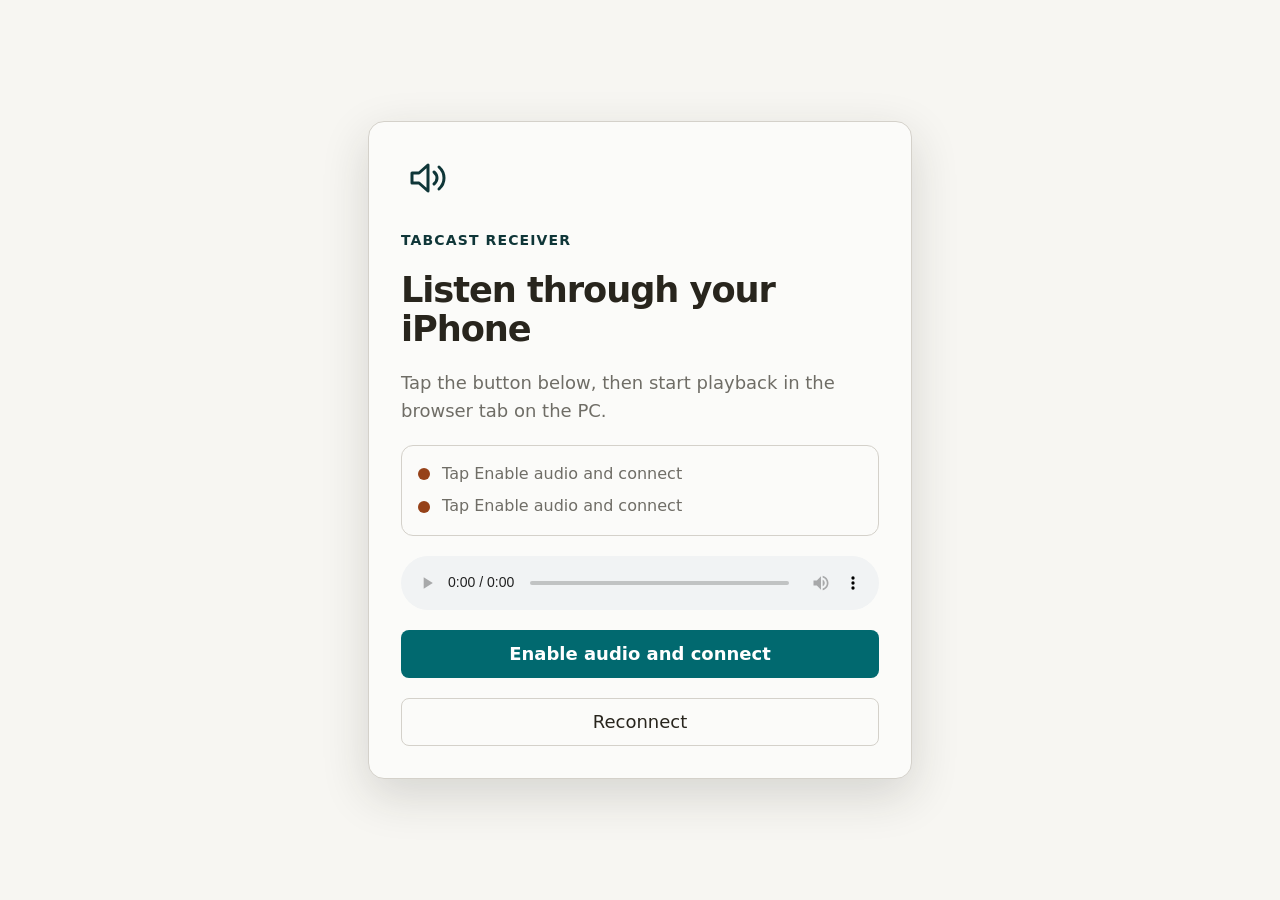
<file: index.html>
<!doctype html>
<html lang="en">
  <head>
    <meta charset="utf-8" />
    <meta name="viewport" content="width=device-width, initial-scale=1" />
    <title>TabCast Receiver</title>
    <meta name="description" content="Receive browser tab audio from TabCast on your iPhone." />
    <link rel="stylesheet" href="./style.css" />
  </head>
  <body>
    <main class="shell">
      <section class="card" aria-labelledby="title">
        <div class="mark" aria-hidden="true">
          <svg viewBox="0 0 48 48" fill="none">
            <path d="M11 29V19h7l9-8v26l-9-8h-7Z" stroke="currentColor" stroke-width="3" stroke-linejoin="round" />
            <path d="M33 18c2 1.7 3 3.7 3 6s-1 4.3-3 6" stroke="currentColor" stroke-width="3" stroke-linecap="round" />
            <path d="M38 13c3.4 3.1 5 6.7 5 11s-1.6 7.9-5 11" stroke="currentColor" stroke-width="3" stroke-linecap="round" />
          </svg>
        </div>
        <p class="eyebrow">TabCast receiver</p>
        <h1 id="title">Listen through your iPhone</h1>
        <p class="lede">Tap the button below, then start playback in the browser tab on the PC.</p>
        <div class="status-stack" aria-live="polite">
          <div class="status-row"><span class="dot" id="signalDot"></span><span id="signalStatus">Waiting for room...</span></div>
          <div class="status-row"><span class="dot" id="streamDot"></span><span id="streamStatus">No audio yet</span></div>
        </div>
        <audio id="remoteAudio" controls playsinline></audio>
        <button id="enableAudio" class="primary" type="button">Enable audio and connect</button>
        <button id="reconnect" class="secondary" type="button">Reconnect</button>
      </section>
    </main>
    <script src="./peerjs.min.js"></script>
    <script src="./receiver.js"></script>
  </body>
</html>
</file>
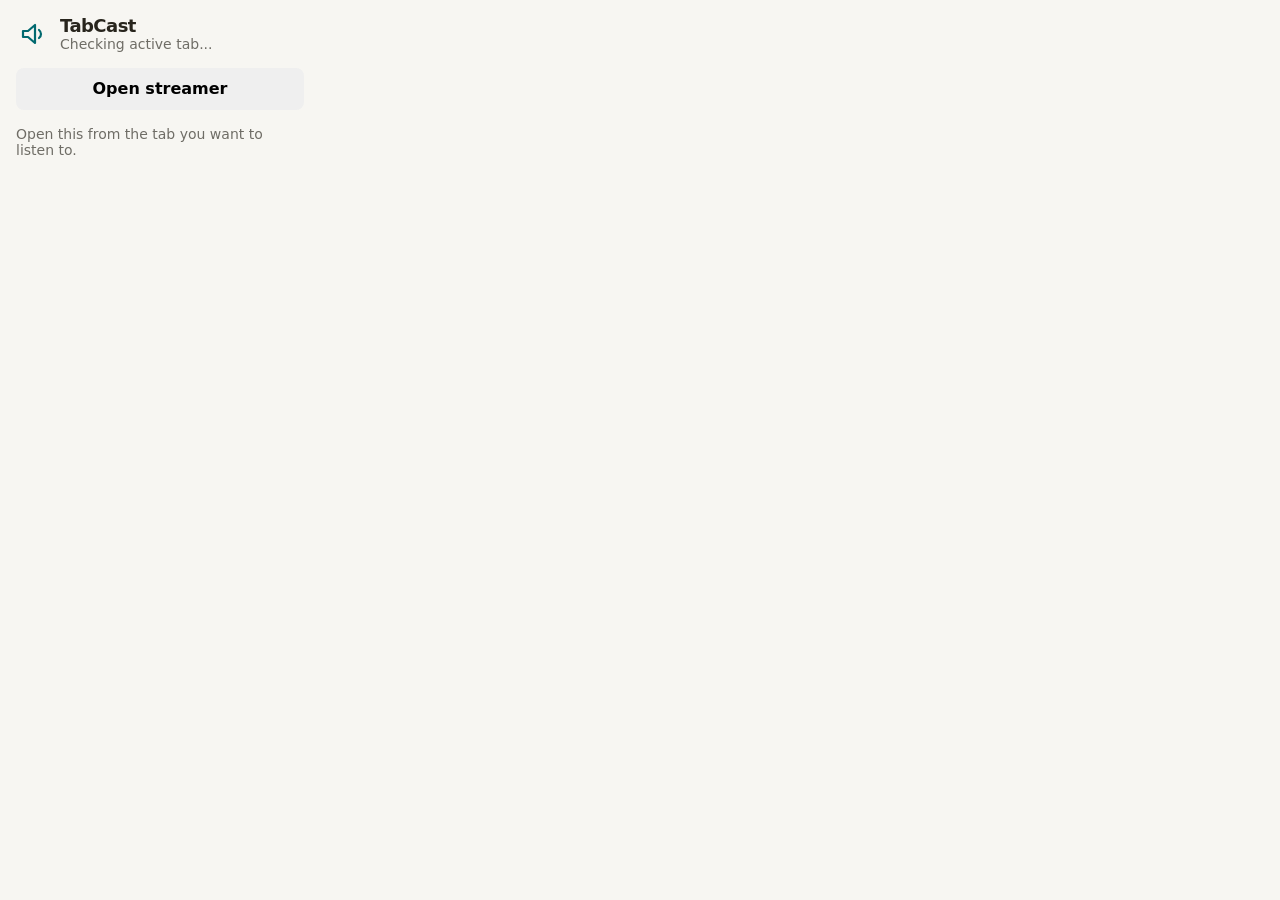
<file: tabcast-web-complete/tabcast-peerjs/extension/popup.html>
<!doctype html>
<html lang="en">
  <head>
    <meta charset="utf-8" />
    <meta name="viewport" content="width=device-width, initial-scale=1" />
    <title>TabCast</title>
    <link rel="stylesheet" href="./styles.css" />
  </head>
  <body class="popup">
    <main>
      <div class="brand">
        <svg viewBox="0 0 32 32" fill="none" aria-hidden="true">
          <path d="M7 19v-6h5l7-6v18l-7-6H7Z" stroke="currentColor" stroke-width="2.2" stroke-linejoin="round" />
          <path d="M23 12c1.4 1.1 2 2.4 2 4s-.6 2.9-2 4" stroke="currentColor" stroke-width="2.2" stroke-linecap="round" />
        </svg>
        <div>
          <h1>TabCast</h1>
          <p id="tabTitle">Checking active tab...</p>
        </div>
      </div>
      <button id="openStreamer" type="button">Open streamer</button>
      <p class="hint">Open this from the tab you want to listen to.</p>
    </main>
    <script src="./popup.js"></script>
  </body>
</html>
</file>
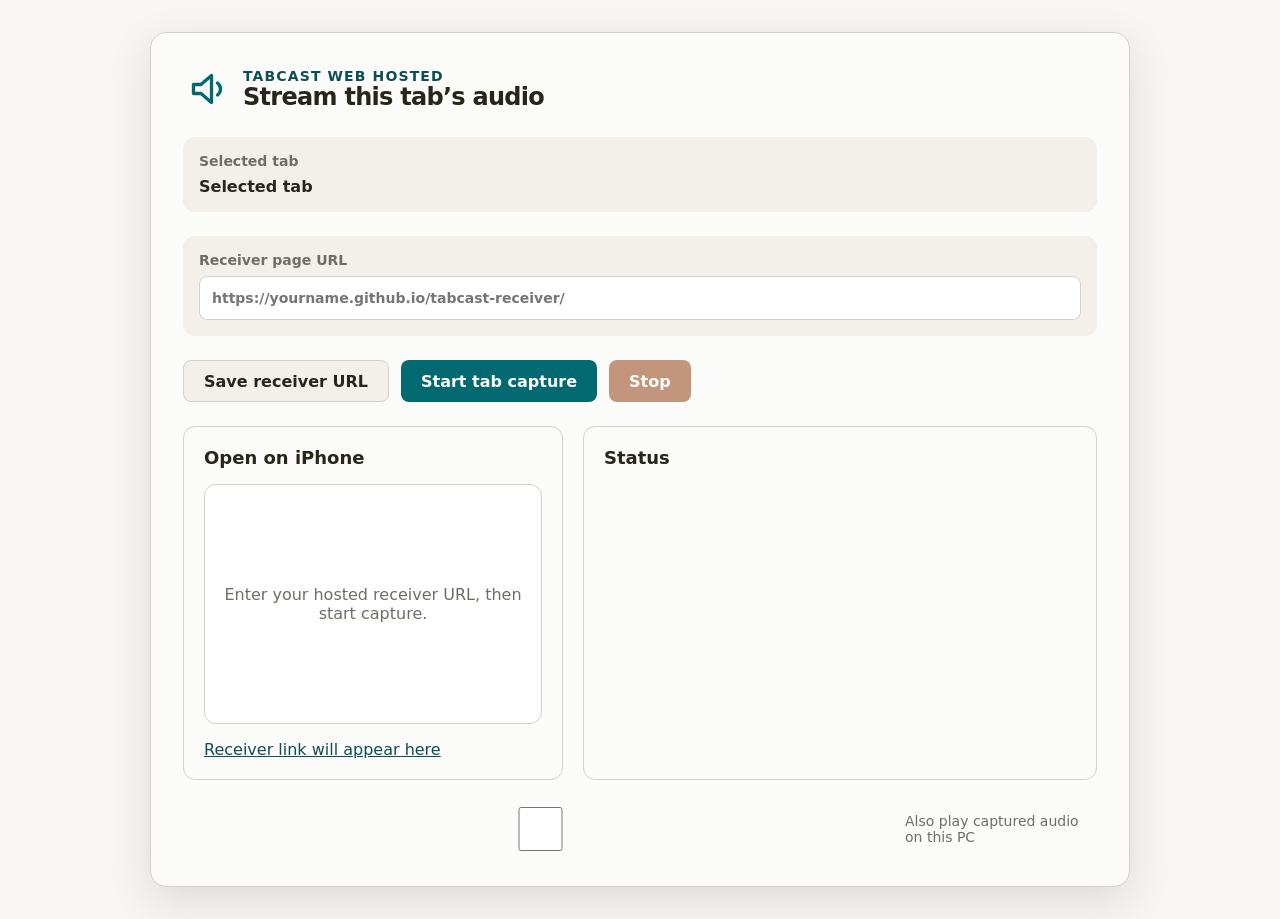
<file: tabcast-web-complete/tabcast-peerjs/extension/sender.html>
<!doctype html>
<html lang="en">
  <head>
    <meta charset="utf-8" />
    <meta name="viewport" content="width=device-width, initial-scale=1" />
    <title>TabCast Streamer</title>
    <link rel="stylesheet" href="./styles.css" />
  </head>
  <body>
    <main class="sender-shell">
      <section class="panel" aria-labelledby="title">
        <div class="brand large">
          <svg viewBox="0 0 32 32" fill="none" aria-hidden="true">
            <path d="M7 19v-6h5l7-6v18l-7-6H7Z" stroke="currentColor" stroke-width="2.2" stroke-linejoin="round" />
            <path d="M23 12c1.4 1.1 2 2.4 2 4s-.6 2.9-2 4" stroke="currentColor" stroke-width="2.2" stroke-linecap="round" />
          </svg>
          <div>
            <p class="eyebrow">TabCast web hosted</p>
            <h1 id="title">Stream this tab’s audio</h1>
          </div>
        </div>

        <div class="selected-tab">
          <span>Selected tab</span>
          <strong id="selectedTabTitle">Loading...</strong>
        </div>

        <label class="field">
          Receiver page URL
          <input id="receiverBase" type="url" placeholder="https://yourname.github.io/tabcast-receiver/" />
        </label>

        <div class="actions">
          <button id="saveReceiver" type="button" class="secondary">Save receiver URL</button>
          <button id="startCapture" type="button" class="primary">Start tab capture</button>
          <button id="stopCapture" type="button" class="danger" disabled>Stop</button>
        </div>

        <div class="grid">
          <section class="card" aria-labelledby="phone-title">
            <h2 id="phone-title">Open on iPhone</h2>
            <div id="qrWrap" class="qr-empty">Enter your hosted receiver URL, then start capture.</div>
            <a id="receiverLink" href="#" target="_blank" rel="noopener noreferrer">Receiver link will appear here</a>
          </section>

          <section class="card" aria-labelledby="status-title">
            <h2 id="status-title">Status</h2>
            <ol id="statusLog" class="status-log" aria-live="polite"></ol>
          </section>
        </div>

        <label class="monitor">
          <input id="monitorPc" type="checkbox" />
          Also play captured audio on this PC
        </label>
      </section>
    </main>
    <script src="./peerjs.min.js"></script>
    <script src="./qrcode.js"></script>
    <script src="./sender.js"></script>
  </body>
</html>
</file>
<file: style.css>
:root {
  --text-xs: clamp(0.75rem, 0.7rem + 0.25vw, 0.875rem);
  --text-sm: clamp(0.875rem, 0.8rem + 0.35vw, 1rem);
  --text-base: clamp(1rem, 0.95rem + 0.25vw, 1.125rem);
  --text-xl: clamp(1.5rem, 1.2rem + 1.25vw, 2.25rem);
  --space-2: 0.5rem;
  --space-3: 0.75rem;
  --space-4: 1rem;
  --space-5: 1.25rem;
  --space-6: 1.5rem;
  --space-8: 2rem;
  --radius-md: 0.5rem;
  --radius-lg: 0.75rem;
  --radius-xl: 1rem;
  --bg: #f7f6f2;
  --surface: #fbfbf9;
  --text: #28251d;
  --muted: #6f6d66;
  --border: #d4d1ca;
  --primary: #01696f;
  --primary-dark: #0f3638;
  --success: #437a22;
  --warning: #964219;
}

*,
*::before,
*::after {
  box-sizing: border-box;
  margin: 0;
  padding: 0;
}

body {
  min-height: 100dvh;
  font-family: "Segoe UI", system-ui, sans-serif;
  font-size: var(--text-base);
  color: var(--text);
  background: var(--bg);
  line-height: 1.55;
}

button {
  min-height: 48px;
  border: 0;
  border-radius: var(--radius-md);
  cursor: pointer;
  font: inherit;
}

.shell {
  min-height: 100dvh;
  display: grid;
  place-items: center;
  padding: var(--space-6);
}

.card {
  width: min(100%, 34rem);
  display: grid;
  gap: var(--space-5);
  padding: var(--space-8);
  border: 1px solid var(--border);
  border-radius: var(--radius-xl);
  background: var(--surface);
  box-shadow: 0 16px 48px rgba(40, 37, 29, 0.16);
}

.mark {
  width: 56px;
  height: 56px;
  color: var(--primary-dark);
}

.mark svg {
  width: 48px;
  height: 48px;
}

.eyebrow {
  font-size: var(--text-xs);
  font-weight: 700;
  letter-spacing: 0.08em;
  text-transform: uppercase;
  color: var(--primary-dark);
}

h1 {
  font-size: var(--text-xl);
  line-height: 1.1;
  letter-spacing: -0.03em;
}

.lede,
.status-row {
  color: var(--muted);
}

.status-stack {
  display: grid;
  gap: var(--space-2);
  padding: var(--space-4);
  border: 1px solid var(--border);
  border-radius: var(--radius-lg);
}

.status-row {
  display: flex;
  gap: var(--space-3);
  align-items: center;
  font-size: var(--text-sm);
}

.dot {
  width: 0.75rem;
  height: 0.75rem;
  border-radius: 50%;
  background: var(--warning);
}

.dot.ok {
  background: var(--success);
}

audio {
  width: 100%;
}

.primary {
  color: #fff;
  background: var(--primary);
  font-weight: 700;
}

.secondary {
  color: var(--text);
  background: transparent;
  border: 1px solid var(--border);
}
</file>
<file: tabcast-web-complete/tabcast-peerjs/extension/styles.css>
:root {
  --text-xs: 0.75rem;
  --text-sm: 0.875rem;
  --text-base: 1rem;
  --text-lg: 1.125rem;
  --text-xl: 1.5rem;
  --space-1: 0.25rem;
  --space-2: 0.5rem;
  --space-3: 0.75rem;
  --space-4: 1rem;
  --space-5: 1.25rem;
  --space-6: 1.5rem;
  --space-8: 2rem;
  --radius-md: 0.5rem;
  --radius-lg: 0.75rem;
  --radius-xl: 1rem;
  --bg: #f7f6f2;
  --surface: #fbfbf9;
  --surface-2: #f3f0ec;
  --text: #28251d;
  --muted: #6f6d66;
  --border: #d4d1ca;
  --primary: #01696f;
  --primary-hover: #0c4e54;
  --danger: #964219;
  --success: #437a22;
}

*,
*::before,
*::after {
  box-sizing: border-box;
}

body {
  margin: 0;
  font-family: "Segoe UI", system-ui, sans-serif;
  color: var(--text);
  background: var(--bg);
}

button,
input {
  font: inherit;
}

button {
  min-height: 42px;
  border: 0;
  border-radius: var(--radius-md);
  cursor: pointer;
  font-weight: 700;
}

button:disabled {
  cursor: not-allowed;
  opacity: 0.55;
}

input {
  width: 100%;
  min-height: 44px;
  padding: 0 var(--space-3);
  border: 1px solid var(--border);
  border-radius: var(--radius-md);
  background: #fff;
}

:focus-visible {
  outline: 2px solid var(--primary);
  outline-offset: 3px;
}

.popup {
  width: 320px;
}

.popup main {
  display: grid;
  gap: var(--space-4);
  padding: var(--space-4);
}

.brand {
  display: flex;
  gap: var(--space-3);
  align-items: center;
}

.brand svg {
  flex: 0 0 auto;
  width: 32px;
  height: 32px;
  color: var(--primary);
}

.brand.large svg {
  width: 48px;
  height: 48px;
}

h1,
h2,
p {
  margin: 0;
}

h1 {
  font-size: var(--text-xl);
  line-height: 1.1;
  letter-spacing: -0.03em;
}

h2 {
  font-size: var(--text-lg);
}

.popup h1 {
  font-size: var(--text-lg);
}

.popup p,
.hint,
.eyebrow {
  color: var(--muted);
  font-size: var(--text-sm);
}

.eyebrow {
  color: var(--primary-hover);
  font-weight: 800;
  letter-spacing: 0.08em;
  text-transform: uppercase;
}

.primary {
  color: #fff;
  background: var(--primary);
}

.secondary {
  color: var(--text);
  background: var(--surface-2);
  border: 1px solid var(--border);
}

.danger {
  color: #fff;
  background: var(--danger);
}

.sender-shell {
  min-height: 100vh;
  padding: var(--space-8);
  display: grid;
  place-items: start center;
}

.panel {
  width: min(100%, 980px);
  display: grid;
  gap: var(--space-6);
  padding: var(--space-8);
  background: var(--surface);
  border: 1px solid var(--border);
  border-radius: var(--radius-xl);
  box-shadow: 0 14px 44px rgba(40, 37, 29, 0.12);
}

.selected-tab,
.field {
  display: grid;
  gap: var(--space-2);
  padding: var(--space-4);
  background: var(--surface-2);
  border-radius: var(--radius-lg);
}

.selected-tab span,
.field {
  color: var(--muted);
  font-size: var(--text-sm);
  font-weight: 700;
}

.actions {
  display: flex;
  flex-wrap: wrap;
  gap: var(--space-3);
}

.actions button {
  padding-inline: var(--space-5);
}

.grid {
  display: grid;
  grid-template-columns: minmax(260px, 0.85fr) 1.15fr;
  gap: var(--space-5);
}

.card {
  display: grid;
  gap: var(--space-4);
  padding: var(--space-5);
  border: 1px solid var(--border);
  border-radius: var(--radius-lg);
}

.qr-empty,
.qr-wrap {
  min-height: 240px;
  display: grid;
  place-items: center;
  padding: var(--space-4);
  background: #fff;
  border: 1px solid var(--border);
  border-radius: var(--radius-lg);
  color: var(--muted);
  text-align: center;
}

.qr-wrap svg {
  width: min(100%, 220px);
  height: auto;
}

#receiverLink {
  color: var(--primary-hover);
  overflow-wrap: anywhere;
}

.status-log {
  display: grid;
  gap: var(--space-2);
  max-height: 280px;
  overflow: auto;
  padding-left: var(--space-5);
}

.status-log li {
  color: var(--muted);
}

.status-log li.ok {
  color: var(--success);
  font-weight: 700;
}

.status-log li.error,
.status-log li.warn {
  color: var(--danger);
  font-weight: 700;
}

.monitor {
  display: flex;
  gap: var(--space-2);
  align-items: center;
  color: var(--muted);
  font-size: var(--text-sm);
}

@media (max-width: 760px) {
  .sender-shell {
    padding: var(--space-4);
  }

  .panel {
    padding: var(--space-5);
  }

  .grid {
    grid-template-columns: 1fr;
  }
}
</file>
